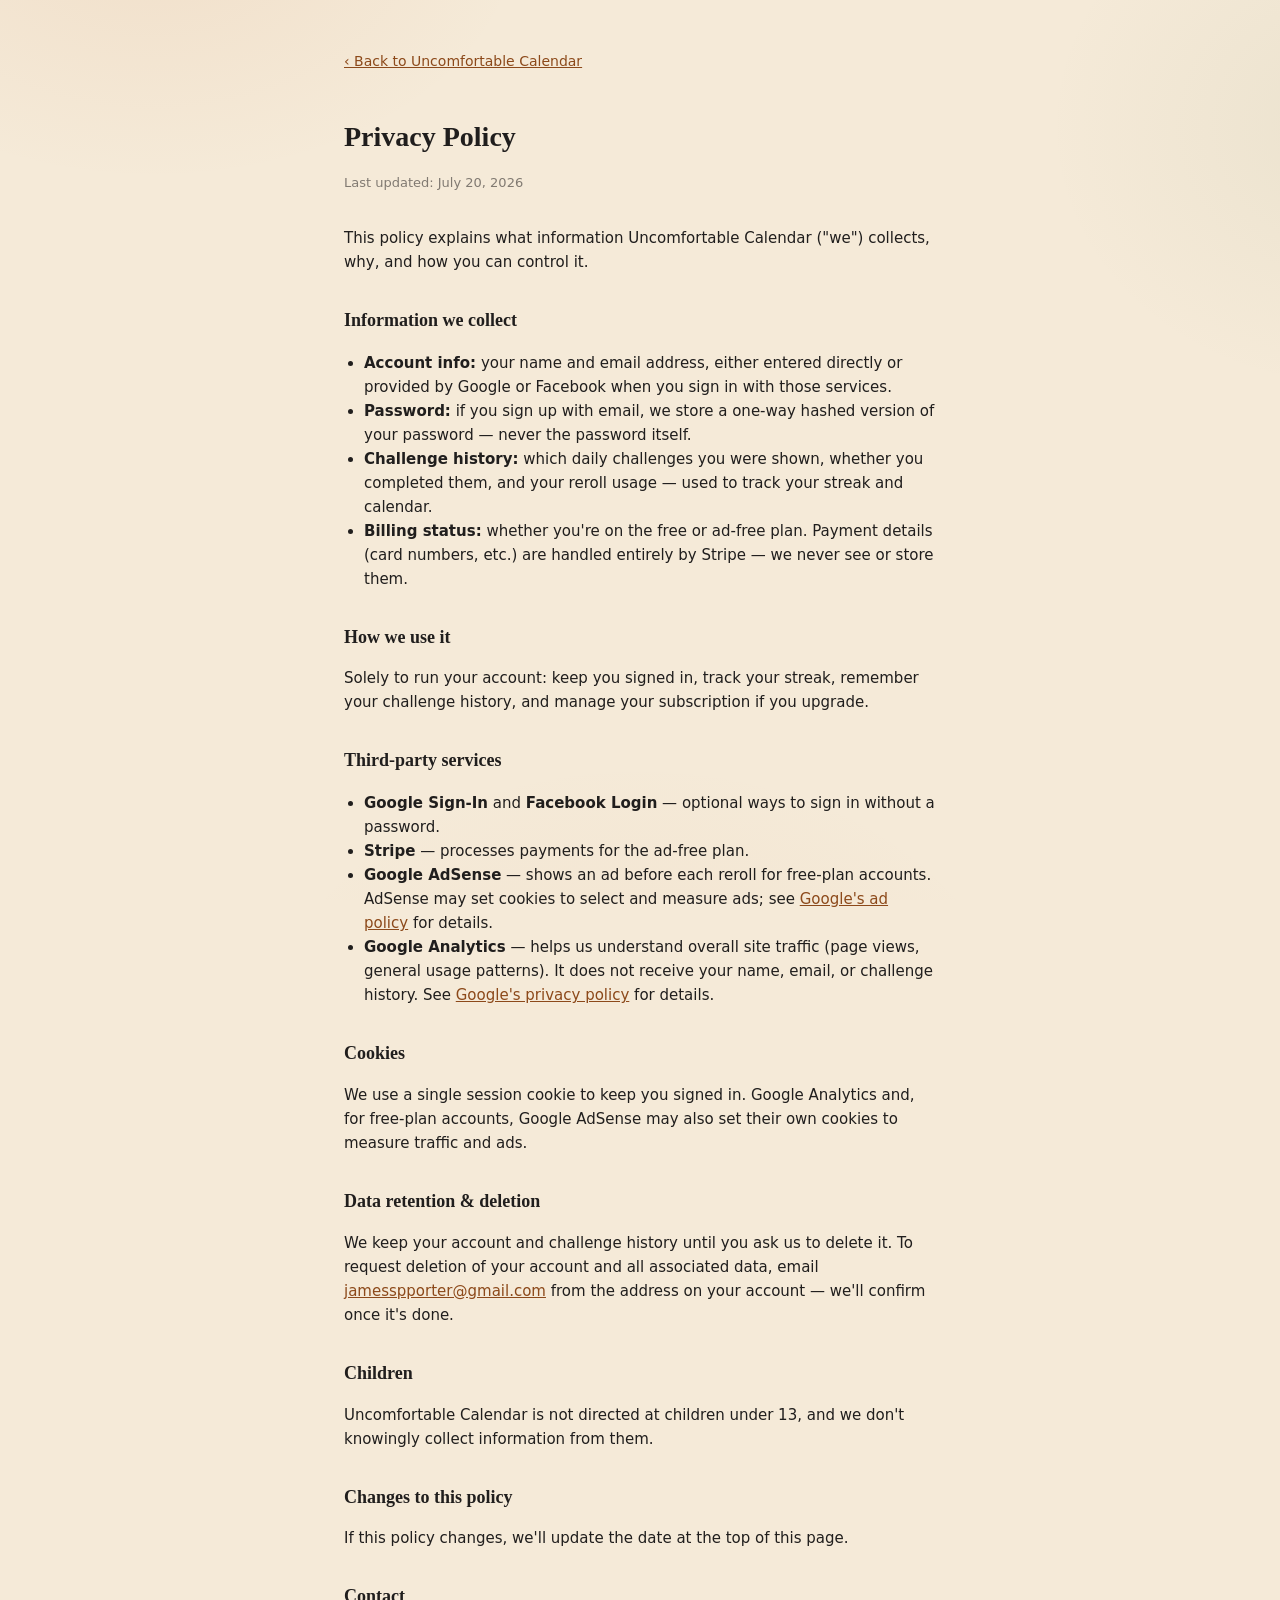
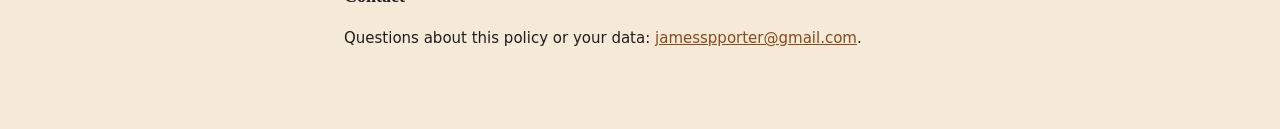
<file: privacy.html>
<!doctype html>
<html lang="en">
<head>
<meta charset="utf-8">
<meta name="viewport" content="width=device-width, initial-scale=1">
<meta name="theme-color" content="#f5ead8">
<title>Privacy Policy — Uncomfortable Calendar</title>
<link rel="icon" type="image/svg+xml" href="/logo.svg">
<link rel="icon" type="image/png" sizes="32x32" href="/favicon-32.png">
<link rel="icon" type="image/png" sizes="16x16" href="/favicon-16.png">
<link rel="apple-touch-icon" href="/apple-touch-icon.png">
<link rel="stylesheet" href="styles.css">
<!-- Google tag (gtag.js) -->
<script async src="https://www.googletagmanager.com/gtag/js?id=G-2NY62NYQ8T"></script>
<script>
  window.dataLayer = window.dataLayer || [];
  function gtag(){dataLayer.push(arguments);}
  gtag('js', new Date());

  gtag('config', 'G-2NY62NYQ8T');
</script>
<style>
  body { display: block; height: auto; min-height: 100%; }
  .legal-page {
    max-width: 640px;
    margin: 0 auto;
    padding: 48px 24px 64px;
    line-height: 1.6;
  }
  .legal-page a { color: var(--color-accent-700); }
  .legal-page h1 {
    font-family: var(--font-heading);
    font-size: 28px;
    margin-bottom: 4px;
  }
  .legal-page .updated {
    font-size: 13px;
    color: color-mix(in srgb, var(--color-text) 55%, transparent);
    margin-bottom: 32px;
  }
  .legal-page h2 {
    font-family: var(--font-heading);
    font-size: 18px;
    margin-top: 32px;
    margin-bottom: 8px;
  }
  .legal-page p, .legal-page li { font-size: 15px; }
  .legal-page ul { padding-left: 20px; }
  .legal-page .back-link { display: inline-block; margin-bottom: 24px; font-size: 14px; }
</style>
</head>
<body>
<div class="legal-page">
  <a class="back-link" href="/">‹ Back to Uncomfortable Calendar</a>
  <h1>Privacy Policy</h1>
  <p class="updated">Last updated: July 20, 2026</p>

  <p>This policy explains what information Uncomfortable Calendar ("we") collects, why, and how you can control it.</p>

  <h2>Information we collect</h2>
  <ul>
    <li><strong>Account info:</strong> your name and email address, either entered directly or provided by Google or Facebook when you sign in with those services.</li>
    <li><strong>Password:</strong> if you sign up with email, we store a one-way hashed version of your password — never the password itself.</li>
    <li><strong>Challenge history:</strong> which daily challenges you were shown, whether you completed them, and your reroll usage — used to track your streak and calendar.</li>
    <li><strong>Billing status:</strong> whether you're on the free or ad-free plan. Payment details (card numbers, etc.) are handled entirely by Stripe — we never see or store them.</li>
  </ul>

  <h2>How we use it</h2>
  <p>Solely to run your account: keep you signed in, track your streak, remember your challenge history, and manage your subscription if you upgrade.</p>

  <h2>Third-party services</h2>
  <ul>
    <li><strong>Google Sign-In</strong> and <strong>Facebook Login</strong> — optional ways to sign in without a password.</li>
    <li><strong>Stripe</strong> — processes payments for the ad-free plan.</li>
    <li><strong>Google AdSense</strong> — shows an ad before each reroll for free-plan accounts. AdSense may set cookies to select and measure ads; see <a href="https://policies.google.com/technologies/ads" target="_blank" rel="noopener">Google's ad policy</a> for details.</li>
    <li><strong>Google Analytics</strong> — helps us understand overall site traffic (page views, general usage patterns). It does not receive your name, email, or challenge history. See <a href="https://policies.google.com/privacy" target="_blank" rel="noopener">Google's privacy policy</a> for details.</li>
  </ul>

  <h2>Cookies</h2>
  <p>We use a single session cookie to keep you signed in. Google Analytics and, for free-plan accounts, Google AdSense may also set their own cookies to measure traffic and ads.</p>

  <h2>Data retention &amp; deletion</h2>
  <p>We keep your account and challenge history until you ask us to delete it. To request deletion of your account and all associated data, email <a href="mailto:jamesspporter@gmail.com">jamesspporter@gmail.com</a> from the address on your account — we'll confirm once it's done.</p>

  <h2>Children</h2>
  <p>Uncomfortable Calendar is not directed at children under 13, and we don't knowingly collect information from them.</p>

  <h2>Changes to this policy</h2>
  <p>If this policy changes, we'll update the date at the top of this page.</p>

  <h2>Contact</h2>
  <p>Questions about this policy or your data: <a href="mailto:jamesspporter@gmail.com">jamesspporter@gmail.com</a>.</p>
</div>
</body>
</html>
</file>
<file: styles.css>
:root {
  --color-bg: #f5ead8;
  --color-surface: #ebddc5;
  --color-text: #201e1d;
  --color-accent: #c67139;
  --color-accent-2: #7a8a5e;
  --color-divider: color-mix(in srgb, #201e1d 16%, transparent);

  --color-neutral-100: #f9f4ed;
  --color-neutral-200: #eee7db;
  --color-neutral-300: #dcd3c4;
  --color-neutral-700: #645c50;

  --color-accent-100: #fff2eb;
  --color-accent-200: #ffe1d0;
  --color-accent-300: #ffc6a5;
  --color-accent-700: #8c491a;
  --color-accent-800: #643312;

  --color-accent-2-100: #f0fae1;
  --color-accent-2-200: #e1eecc;
  --color-accent-2-300: #ccdbb2;
  --color-accent-2-600: #728157;
  --color-accent-2-700: #56633f;
  --color-accent-2-800: #3d472b;

  --font-heading: Georgia, "Noto Serif", serif;
  --font-body: system-ui, -apple-system, "Segoe UI", sans-serif;

  --radius-md: 16px;
  --radius-lg: 28px;

  --shadow-sm: 0 1px 2px color-mix(in srgb, #2e2b25 14%, transparent);
  --shadow-md: 0 3px 10px color-mix(in srgb, #2e2b25 16%, transparent);
  --shadow-lg: 0 12px 32px color-mix(in srgb, #2e2b25 22%, transparent);
}

* , *::before, *::after { box-sizing: border-box; }

html, body {
  margin: 0;
  height: 100%;
  color: var(--color-text);
  font-family: var(--font-body);
}

body {
  background:
    radial-gradient(ellipse 620px 420px at 12% -8%, color-mix(in srgb, var(--color-accent) 9%, transparent) 0%, transparent 60%),
    radial-gradient(ellipse 560px 480px at 106% 14%, color-mix(in srgb, var(--color-accent-2) 8%, transparent) 0%, transparent 55%),
    radial-gradient(ellipse 700px 500px at 50% 115%, color-mix(in srgb, var(--color-accent) 5%, transparent) 0%, transparent 55%),
    var(--color-bg);
  background-attachment: fixed;
}

button { font: inherit; color: inherit; }

button:not(:disabled) { cursor: pointer; }

.app-shell {
  max-width: 460px;
  min-height: 100vh;
  margin: 0 auto;
  display: flex;
  flex-direction: column;
  position: relative;
}

.screen {
  flex: 1;
  display: flex;
  flex-direction: column;
  overflow-y: auto;
  padding: max(18px, env(safe-area-inset-top)) 24px 0;
}
.screen[hidden] { display: none; }

/* ---------- home screen ---------- */

.home-header {
  display: flex;
  align-items: baseline;
  justify-content: space-between;
  margin-top: 6px;
}

.brand-line1, .brand-line2 {
  font-family: var(--font-heading);
  font-weight: 700;
  font-size: 26px;
  line-height: 1.1;
}
.brand-line2 { color: var(--color-accent); }

.streak-box { text-align: right; }
.streak-num-row {
  display: flex;
  align-items: center;
  justify-content: flex-end;
  gap: 4px;
}
@keyframes uc-flame-flicker {
  0%, 100% { transform: scale(1) rotate(0deg); }
  50% { transform: scale(1.08) rotate(-2deg); }
}
.streak-flame {
  fill: var(--color-accent);
  opacity: 0;
  transform: scale(0.7);
  transition: opacity 0.3s ease, transform 0.3s ease;
}
.streak-flame.is-lit {
  opacity: 1;
  transform: scale(1);
  animation: uc-flame-flicker 2.4s ease-in-out infinite;
}
.streak-num {
  font-family: var(--font-heading);
  font-weight: 700;
  font-size: 46px;
  line-height: 1;
  color: var(--color-accent-700);
  transition: transform 0.25s cubic-bezier(0.34, 1.56, 0.64, 1);
}
.streak-num.is-pop { animation: uc-pop 0.4s cubic-bezier(0.34, 1.56, 0.64, 1); }
.streak-label {
  display: inline-block;
  margin-top: 3px;
  padding: 2px 9px;
  border-radius: 999px;
  background: color-mix(in srgb, var(--color-text) 6%, transparent);
  font-size: 11px;
  letter-spacing: 0.06em;
  text-transform: uppercase;
  color: color-mix(in srgb, var(--color-text) 55%, transparent);
}
.guest-streak-note {
  align-self: center;
  margin: 14px 0 20px;
  background: none;
  border: none;
  padding: 4px 8px;
  font-size: 12.5px;
  color: var(--color-accent-700);
  text-decoration: underline;
  text-underline-offset: 2px;
  cursor: pointer;
}
.guest-streak-note[hidden] { display: none; }

.coach-line {
  margin: 18px 0 0;
  font-size: 14px;
  color: color-mix(in srgb, var(--color-text) 70%, transparent);
}

.wheel-stage {
  flex: 1;
  display: flex;
  flex-direction: column;
  align-items: center;
  justify-content: center;
  gap: 22px;
  padding: 10px 0 28px;
}

.wheel-wrap {
  position: relative;
  width: 280px;
  height: 280px;
}
.wheel-wrap::after {
  content: '';
  position: absolute;
  inset: 0;
  border-radius: 50%;
  background: radial-gradient(circle at 32% 24%, rgba(255, 255, 255, 0.4) 0%, rgba(255, 255, 255, 0) 42%);
  z-index: 3;
  pointer-events: none;
}

.wheel-pointer {
  position: absolute;
  top: -4px;
  left: 50%;
  transform: translateX(-50%);
  width: 0;
  height: 0;
  border-left: 11px solid transparent;
  border-right: 11px solid transparent;
  border-top: 16px solid var(--color-accent-700);
  z-index: 5;
  filter: drop-shadow(0 2px 3px rgba(0, 0, 0, 0.15));
}

.wheel {
  position: absolute;
  inset: 0;
  border-radius: 50%;
  box-shadow: var(--shadow-lg);
  background: conic-gradient(
    var(--color-accent-200) 0deg 45deg,
    var(--color-accent-2-200) 45deg 90deg,
    var(--color-neutral-200) 90deg 135deg,
    var(--color-accent-300) 135deg 180deg,
    var(--color-accent-2-300) 180deg 225deg,
    var(--color-neutral-300) 225deg 270deg,
    var(--color-accent-100) 270deg 315deg,
    var(--color-accent-2-100) 315deg 360deg
  );
  transition: transform 3.2s cubic-bezier(0.17, 0.85, 0.28, 1);
  transform: rotate(0deg);
}

.wheel-label {
  position: absolute;
  top: 50%;
  left: 50%;
  width: 84px;
  margin-left: -42px;
  text-align: center;
  font-size: 11px;
  font-weight: 600;
  line-height: 1.15;
  color: var(--color-accent-800);
  transform-origin: top center;
  white-space: nowrap;
}

.wheel-hub {
  position: absolute;
  top: 50%;
  left: 50%;
  width: 64px;
  height: 64px;
  margin: -32px;
  border-radius: 50%;
  background: var(--color-bg);
  box-shadow:
    var(--shadow-sm),
    inset 0 2px 4px color-mix(in srgb, #2e2b25 12%, transparent),
    inset 0 -1px 1px rgba(255, 255, 255, 0.6);
  z-index: 4;
}

.pill {
  font-family: var(--font-heading);
  font-weight: 400;
  font-size: 14px;
  cursor: pointer;
  border: 1px solid transparent;
  border-radius: 999px;
  padding: 13px 20px;
  text-align: center;
  transition: transform 0.15s ease, box-shadow 0.15s ease, background-color 0.15s ease, border-color 0.15s ease, opacity 0.15s ease;
}
.pill:disabled { cursor: not-allowed; }
.pill:not(:disabled):hover { transform: translateY(-1px); }
.pill:not(:disabled):active { transform: translateY(0) scale(0.98); }

.pill-outline:not(:disabled):hover {
  background: color-mix(in srgb, var(--color-text) 5%, transparent);
  border-color: color-mix(in srgb, var(--color-text) 28%, transparent);
}

@keyframes uc-invite-glow {
  0%, 100% { box-shadow: var(--shadow-md), 0 0 0 0 color-mix(in srgb, var(--color-accent) 35%, transparent); }
  50% { box-shadow: 0 4px 16px color-mix(in srgb, var(--color-accent) 45%, transparent), 0 0 0 7px color-mix(in srgb, var(--color-accent) 0%, transparent); }
}

.spin-btn {
  background: var(--color-accent);
  color: var(--color-bg);
  border: none;
  width: 220px;
  box-shadow: var(--shadow-md);
  animation: uc-invite-glow 2.8s ease-in-out infinite;
}
.spin-btn:hover:not(:disabled) { transform: translateY(-2px); }
.spin-btn:disabled { opacity: 0.7; animation: none; }

/* ---------- result card ---------- */

@keyframes uc-pop {
  0% { transform: scale(0.85); opacity: 0; }
  100% { transform: scale(1); opacity: 1; }
}
@keyframes uc-check-in {
  0% { transform: scale(0); opacity: 0; }
  60% { transform: scale(1.15); }
  100% { transform: scale(1); opacity: 1; }
}

.result-card {
  width: 100%;
  max-width: 320px;
  background: var(--color-surface);
  border-radius: calc(var(--radius-lg) * 1.15);
  box-shadow: var(--shadow-md);
  padding: 26px 22px;
  display: flex;
  flex-direction: column;
  gap: 14px;
  animation: uc-pop 0.35s ease-out;
}
.card-kicker {
  align-self: flex-start;
  padding: 3px 10px;
  border-radius: 999px;
  background: color-mix(in srgb, var(--color-accent) 12%, transparent);
  font-size: 10px;
  letter-spacing: 0.1em;
  text-transform: uppercase;
  color: var(--color-accent-700);
}
.card-title {
  font-family: var(--font-heading);
  font-weight: 700;
  font-size: 22px;
  line-height: 1.2;
}
.card-desc { font-size: 14px; opacity: 0.85; line-height: 1.5; }

.card-actions { display: flex; gap: 10px; margin-top: 6px; }
.card-actions .pill { flex: 1; }
.pill-accept { background: var(--color-accent); color: var(--color-bg); }
.pill-reroll { border: 1px solid var(--color-divider); background: transparent; }
.pill-reroll:disabled { opacity: 0.45; }

.stage-block { display: flex; flex-direction: column; gap: 10px; margin-top: 6px; }
.stage-progress-label {
  align-self: flex-start;
  padding: 3px 10px;
  border-radius: 999px;
  background: color-mix(in srgb, var(--color-accent) 12%, transparent);
  font-size: 12px;
  color: var(--color-accent-700);
  font-weight: 600;
}
.pill-complete { background: var(--color-accent-2-600); color: var(--color-bg); width: 100%; }
.pill-fail { border: 1px solid var(--color-divider); background: transparent; width: 100%; }

.done-block { display: flex; flex-direction: column; gap: 12px; margin-top: 4px; align-items: flex-start; }
.done-row { display: flex; align-items: center; gap: 8px; }
.done-row svg { animation: uc-check-in 0.4s ease-out; }
.done-label { font-size: 14px; font-weight: 600; }
.failed-label { font-size: 14px; font-weight: 600; color: var(--color-neutral-700); }
.done-actions, .failed-actions { display: flex; gap: 10px; }
.next-spin-lock {
  display: flex;
  align-items: center;
  gap: 8px;
  margin-top: 2px;
  padding: 10px 14px;
  border-radius: var(--radius-md);
  background: color-mix(in srgb, var(--color-text) 6%, transparent);
  color: color-mix(in srgb, var(--color-text) 70%, transparent);
  font-size: 13px;
}
.next-spin-lock strong {
  font-variant-numeric: tabular-nums;
  color: var(--color-text);
}
.pill-outline {
  border: 1px solid var(--color-divider);
  background: transparent;
  padding: 9px 16px;
  font-size: 13px;
}

.card-error {
  font-size: 12.5px;
  color: #a03e2b;
  background: color-mix(in srgb, #a03e2b 10%, transparent);
  border-radius: var(--radius-md);
  padding: 8px 12px;
}

.secondary-actions {
  display: flex;
  justify-content: center;
  align-self: stretch;
  margin-top: 2px;
}
.share-btn {
  display: inline-flex;
  align-items: center;
  gap: 6px;
  width: auto;
  background: var(--color-accent);
  color: var(--color-bg);
  border-color: transparent;
}

/* ---------- share modal ---------- */

.share-preview {
  white-space: pre-wrap;
  background: color-mix(in srgb, var(--color-text) 5%, transparent);
  border-radius: var(--radius-md);
  padding: 10px 12px;
}
.share-row { display: flex; gap: 8px; }
.share-row .pill { flex: 1; padding-left: 8px; padding-right: 8px; }

/* ---------- calendar screen ---------- */

.cal-title {
  font-family: var(--font-heading);
  font-weight: 700;
  font-size: 24px;
  margin: 6px 0 0;
}

.stat-row { display: flex; gap: 12px; margin-top: 16px; }
.stat-tile {
  flex: 1;
  background: var(--color-surface);
  border-radius: var(--radius-md);
  padding: 14px;
  text-align: center;
  box-shadow: var(--shadow-sm);
}
.stat-icon { margin-bottom: 2px; }
.stat-icon.accent { fill: var(--color-accent-700); }
.stat-icon.accent2 { color: var(--color-accent-2-700); }
.stat-num { font-family: var(--font-heading); font-weight: 700; font-size: 26px; }
.stat-num.accent { color: var(--color-accent-700); }
.stat-num.accent2 { color: var(--color-accent-2-700); }
.stat-label {
  display: inline-block;
  margin-top: 4px;
  padding: 2px 9px;
  border-radius: 999px;
  background: color-mix(in srgb, var(--color-text) 6%, transparent);
  font-size: 11px;
  text-transform: uppercase;
  letter-spacing: 0.05em;
  color: color-mix(in srgb, var(--color-text) 55%, transparent);
}

.cal-nav {
  display: flex;
  align-items: center;
  justify-content: space-between;
  margin-top: 22px;
}
.nav-btn {
  width: 32px;
  height: 32px;
  border-radius: 50%;
  border: 1px solid var(--color-divider);
  background: transparent;
  display: flex;
  align-items: center;
  justify-content: center;
  cursor: pointer;
  transition: background-color 0.15s ease, border-color 0.15s ease, transform 0.15s ease;
}
.nav-btn:hover { background: color-mix(in srgb, var(--color-text) 6%, transparent); border-color: color-mix(in srgb, var(--color-text) 28%, transparent); }
.nav-btn:active { transform: scale(0.92); }
.month-label { font-family: var(--font-heading); font-weight: 700; font-size: 16px; }

.weekday-row, .cal-grid {
  display: grid;
  grid-template-columns: repeat(7, 1fr);
  gap: 6px;
}
.weekday-row {
  margin-top: 14px;
  font-size: 11px;
  color: color-mix(in srgb, var(--color-text) 50%, transparent);
}
.weekday-cell {
  aspect-ratio: 1;
  display: flex;
  align-items: center;
  justify-content: center;
  width: 22px;
  height: 22px;
  margin: 0 auto;
  border-radius: 999px;
  background: color-mix(in srgb, var(--color-text) 4%, transparent);
}
.cal-grid { margin-top: 8px; padding-bottom: 24px; }
.cal-cell {
  aspect-ratio: 1;
  display: flex;
  align-items: center;
  justify-content: center;
  border-radius: 999px;
  font-size: 12px;
  transition: box-shadow 0.15s ease, transform 0.1s ease;
}
.cal-cell.has-day { background: color-mix(in srgb, var(--color-text) 6%, transparent); }
.cal-cell.future.has-day { background: color-mix(in srgb, var(--color-text) 3%, transparent); }
.cal-cell.completed { background: var(--color-accent-2-600); color: var(--color-bg); }
.cal-cell.failed { background: var(--color-neutral-300); color: var(--color-neutral-700); }
.cal-cell.future { color: color-mix(in srgb, var(--color-text) 35%, transparent); }
.cal-cell.today-outline { border: 1.5px solid var(--color-accent); }
.cal-cell.clickable { cursor: pointer; }
.cal-cell.clickable:hover { box-shadow: inset 0 0 0 1.5px var(--color-accent); }

/* ---------- day detail modal ---------- */

@keyframes uc-fade-in { from { opacity: 0; } to { opacity: 1; } }

.day-modal-backdrop {
  position: fixed;
  inset: 0;
  z-index: 100;
  display: flex;
  align-items: center;
  justify-content: center;
  padding: 24px;
  background: color-mix(in srgb, #2e2b25 50%, transparent);
  animation: uc-fade-in 0.18s ease-out;
}
.day-modal {
  width: 100%;
  max-width: 340px;
  background: var(--color-surface);
  border-radius: calc(var(--radius-lg) * 1.15);
  box-shadow: var(--shadow-lg);
  padding: 26px 22px;
  display: flex;
  flex-direction: column;
  gap: 14px;
  animation: uc-pop 0.25s ease-out;
}
.day-modal-date {
  align-self: flex-start;
  padding: 3px 10px;
  border-radius: 999px;
  background: color-mix(in srgb, var(--color-text) 6%, transparent);
  font-size: 11px;
  letter-spacing: 0.08em;
  text-transform: uppercase;
  color: color-mix(in srgb, var(--color-text) 55%, transparent);
}
.day-modal-empty { font-size: 14px; opacity: 0.85; line-height: 1.5; }
.day-modal-close { align-self: flex-start; margin-top: 4px; }

/* ---------- plan / billing ---------- */

.plan-row { display: flex; }
.plan-badge {
  align-self: flex-start;
  padding: 4px 12px;
  border-radius: 999px;
  font-size: 12px;
  font-weight: 600;
  background: color-mix(in srgb, var(--color-text) 8%, transparent);
  color: color-mix(in srgb, var(--color-text) 65%, transparent);
}
.plan-badge-premium {
  background: color-mix(in srgb, var(--color-accent-2) 18%, transparent);
  color: var(--color-accent-2-700);
}

/* ---------- ad interstitial ---------- */

.ad-modal { gap: 16px; }
.ad-modal-label {
  align-self: flex-start;
  padding: 3px 10px;
  border-radius: 999px;
  background: color-mix(in srgb, var(--color-text) 10%, transparent);
  font-size: 10px;
  letter-spacing: 0.1em;
  text-transform: uppercase;
  color: color-mix(in srgb, var(--color-text) 60%, transparent);
}
.ad-modal-content {
  display: flex;
  align-items: center;
  justify-content: center;
  min-height: 250px;
  padding: 8px;
  border-radius: var(--radius-md);
  background: color-mix(in srgb, var(--color-text) 4%, transparent);
  overflow: hidden;
}
.ad-modal-note {
  font-size: 11px;
  font-style: italic;
  color: color-mix(in srgb, var(--color-text) 50%, transparent);
}
.ad-modal-continue { width: 100%; }
.ad-modal-continue:disabled { opacity: 0.55; }

/* ---------- tab bar ---------- */

.tab-bar {
  display: flex;
  border-top: 1px solid var(--color-divider);
  padding: 10px 24px max(26px, env(safe-area-inset-bottom));
  background: var(--color-bg);
}
.tab-bar[hidden] { display: none; }
.tab-btn {
  flex: 1;
  display: flex;
  flex-direction: column;
  align-items: center;
  gap: 3px;
  background: transparent;
  border: none;
  border-radius: 14px;
  padding: 5px 4px;
  margin: -5px -4px;
  cursor: pointer;
  font-size: 11px;
  font-family: var(--font-body);
  color: color-mix(in srgb, var(--color-text) 55%, transparent);
  transition: background-color 0.18s ease, color 0.18s ease;
}
.tab-btn .fill-part { fill: none; stroke: color-mix(in srgb, var(--color-text) 55%, transparent); transition: fill 0.18s ease, stroke 0.18s ease; }
.tab-btn .stroke-part { stroke: color-mix(in srgb, var(--color-text) 55%, transparent); transition: stroke 0.18s ease; }
.tab-btn.active { color: var(--color-accent-700); background: color-mix(in srgb, var(--color-accent) 10%, transparent); }
.tab-btn.active .fill-part { fill: var(--color-accent-200); stroke: var(--color-accent-700); }
.tab-btn.active .stroke-part { stroke: var(--color-accent-700); }

/* ---------- account bar ---------- */

.account-bar {
  display: flex;
  align-items: center;
  justify-content: space-between;
  gap: 10px;
  padding: 10px 24px 0;
}
.account-bar[hidden] { display: none; }
.account-bar-left {
  display: flex;
  align-items: center;
  gap: 8px;
  min-width: 0;
}
.header-logo { flex-shrink: 0; display: block; }
.account-chip {
  display: flex;
  align-items: center;
  gap: 8px;
  background: transparent;
  border: none;
  border-radius: 999px;
  cursor: pointer;
  padding: 4px 10px 4px 4px;
  margin-left: -4px;
  min-width: 0;
  transition: background-color 0.15s ease;
}
.account-chip:hover { background: color-mix(in srgb, var(--color-text) 6%, transparent); }
.account-chip[hidden], .account-signout[hidden], .guest-signin-btn[hidden] { display: none; }
.account-avatar {
  width: 28px;
  height: 28px;
  flex-shrink: 0;
  border-radius: 50%;
  background: var(--color-accent-200);
  color: var(--color-accent-800);
  display: flex;
  align-items: center;
  justify-content: center;
  font-family: var(--font-heading);
  font-weight: 700;
  font-size: 12px;
}
.account-greeting {
  font-size: 13px;
  color: color-mix(in srgb, var(--color-text) 75%, transparent);
  overflow: hidden;
  text-overflow: ellipsis;
  white-space: nowrap;
}
.account-signout {
  flex-shrink: 0;
  background: transparent;
  border: none;
  cursor: pointer;
  font-size: 12px;
  color: color-mix(in srgb, var(--color-text) 55%, transparent);
  text-decoration: underline;
  text-underline-offset: 2px;
  padding: 4px;
}
.guest-signin-btn {
  flex-shrink: 0;
  padding: 7px 16px;
  font-size: 12.5px;
}

/* ---------- welcome gate ---------- */

.welcome-gate {
  align-items: center;
  text-align: center;
  gap: 10px;
  padding-top: 30px;
}
.welcome-gate .brand-mark { margin-bottom: 2px; }
.welcome-gate .brand-line1, .welcome-gate .brand-line2 {
  font-family: var(--font-heading);
  font-weight: 700;
  font-size: 24px;
  line-height: 1.15;
}
.welcome-gate .brand-line2 { color: var(--color-accent); margin-bottom: 6px; }
.welcome-gate .card-desc { text-align: center; margin-bottom: 4px; }
.welcome-gate .pill { width: 100%; }

/* ---------- auth screen ---------- */

.auth-screen { align-items: center; padding-top: max(48px, env(safe-area-inset-top)); }

.auth-brand { text-align: center; margin-bottom: 22px; }
.brand-mark {
  display: block;
  margin: 0 auto 12px;
  filter: drop-shadow(0 3px 8px color-mix(in srgb, #2e2b25 18%, transparent));
}
.auth-brand .brand-line1, .auth-brand .brand-line2 {
  font-family: var(--font-heading);
  font-weight: 700;
  font-size: 26px;
  line-height: 1.1;
}
.auth-brand .brand-line2 { color: var(--color-accent); }

.auth-card {
  width: 100%;
  max-width: 340px;
  display: flex;
  flex-direction: column;
  gap: 14px;
  padding-bottom: 32px;
}
.auth-title {
  font-family: var(--font-heading);
  font-weight: 700;
  font-size: 22px;
  margin: 0;
  text-align: center;
}
.auth-subtitle {
  margin: 0;
  font-size: 13px;
  text-align: center;
  color: color-mix(in srgb, var(--color-text) 65%, transparent);
}

.social-col { display: flex; flex-direction: column; gap: 10px; margin-top: 6px; }
.social-btn {
  display: flex;
  align-items: center;
  justify-content: center;
  gap: 10px;
  width: 100%;
  padding: 11px 16px;
  border-radius: 999px;
  border: 1px solid var(--color-divider);
  background: var(--color-bg);
  cursor: pointer;
  font-size: 14px;
  font-weight: 500;
}
.social-btn:hover { background: color-mix(in srgb, var(--color-text) 5%, transparent); }
.social-btn.selected { border-color: var(--color-accent); background: var(--color-accent-100); }
.social-note {
  margin: 4px 2px 0;
  font-size: 11.5px;
  line-height: 1.5;
  color: color-mix(in srgb, var(--color-text) 55%, transparent);
}

.auth-divider {
  display: flex;
  align-items: center;
  gap: 10px;
  font-size: 11px;
  letter-spacing: 0.06em;
  text-transform: uppercase;
  color: color-mix(in srgb, var(--color-text) 45%, transparent);
}
.auth-divider::before, .auth-divider::after {
  content: '';
  flex: 1;
  height: 1px;
  background: var(--color-divider);
}

.auth-form { display: flex; flex-direction: column; gap: 12px; }
.auth-form .field label {
  display: block;
  font-size: 12px;
  margin-bottom: 5px;
  color: color-mix(in srgb, var(--color-text) 70%, transparent);
}
.auth-form .input {
  width: 100%;
  min-height: 42px;
  padding: 8px 16px;
  font: inherit;
  font-size: 14px;
  color: var(--color-text);
  background: var(--color-surface);
  border: 1px solid var(--color-divider);
  border-radius: 999px;
}
.auth-form .input:focus-visible { outline: 2px solid var(--color-accent); outline-offset: 1px; }
.auth-error {
  font-size: 12.5px;
  color: #a03e2b;
  background: color-mix(in srgb, #a03e2b 10%, transparent);
  border-radius: var(--radius-md);
  padding: 8px 12px;
}
.auth-submit { width: 100%; margin-top: 2px; }
.link-btn {
  background: none;
  border: none;
  cursor: pointer;
  color: var(--color-accent-700);
  font-weight: 600;
  font-size: inherit;
  padding: 0;
}
.auth-cancel-provider { text-align: center; font-size: 12.5px; margin-top: -2px; }
.auth-switch {
  text-align: center;
  font-size: 13px;
  margin: 4px 0 0;
  color: color-mix(in srgb, var(--color-text) 65%, transparent);
}
.auth-switch .link-btn { margin-left: 4px; }
.auth-footnote {
  text-align: center;
  font-size: 12px;
  margin: 10px 0 0;
}
.auth-footnote a {
  color: color-mix(in srgb, var(--color-text) 55%, transparent);
  text-decoration: underline;
  text-underline-offset: 2px;
}
</file>
